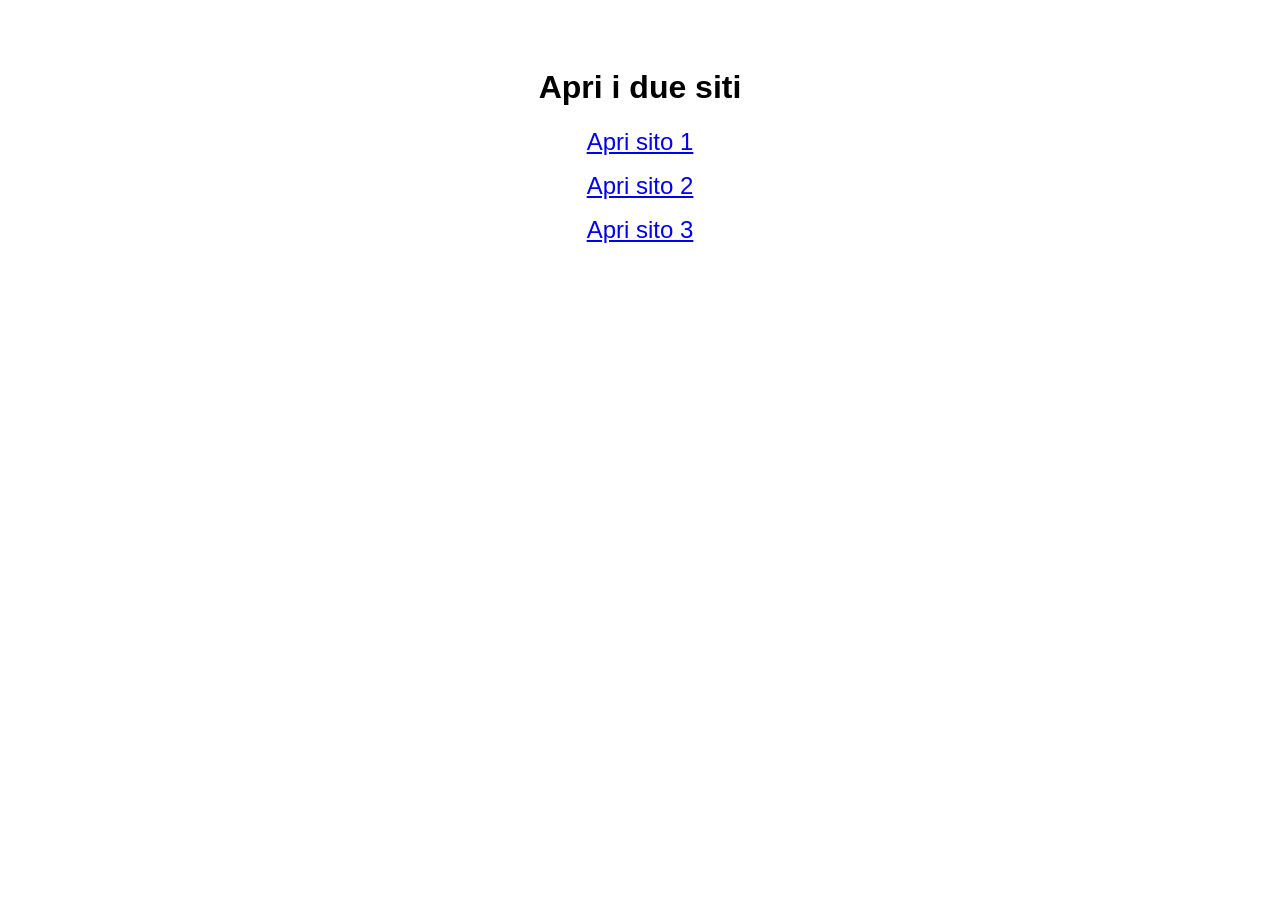
<file: index.html>
<!DOCTYPE html>
<html lang="it">
<head>
<meta charset="utf-8">
<meta name="viewport" content="width=device-width, initial-scale=1">
<title>Scegli il sito</title>
</head>
<body style="font-family:sans-serif;text-align:center;padding:40px">
  <h1>Apri i due siti</h1>
  <p><a href="sito-a/index.html" style="font-size:1.5rem">Apri sito 1</a></p>
  <p><a href="sito-b/index.html" style="font-size:1.5rem">Apri sito 2</a></p>
  <p><a href="sito-c/index.html" style="font-size:1.5rem">Apri sito 3</a></p>
</body>
</html>
</file>
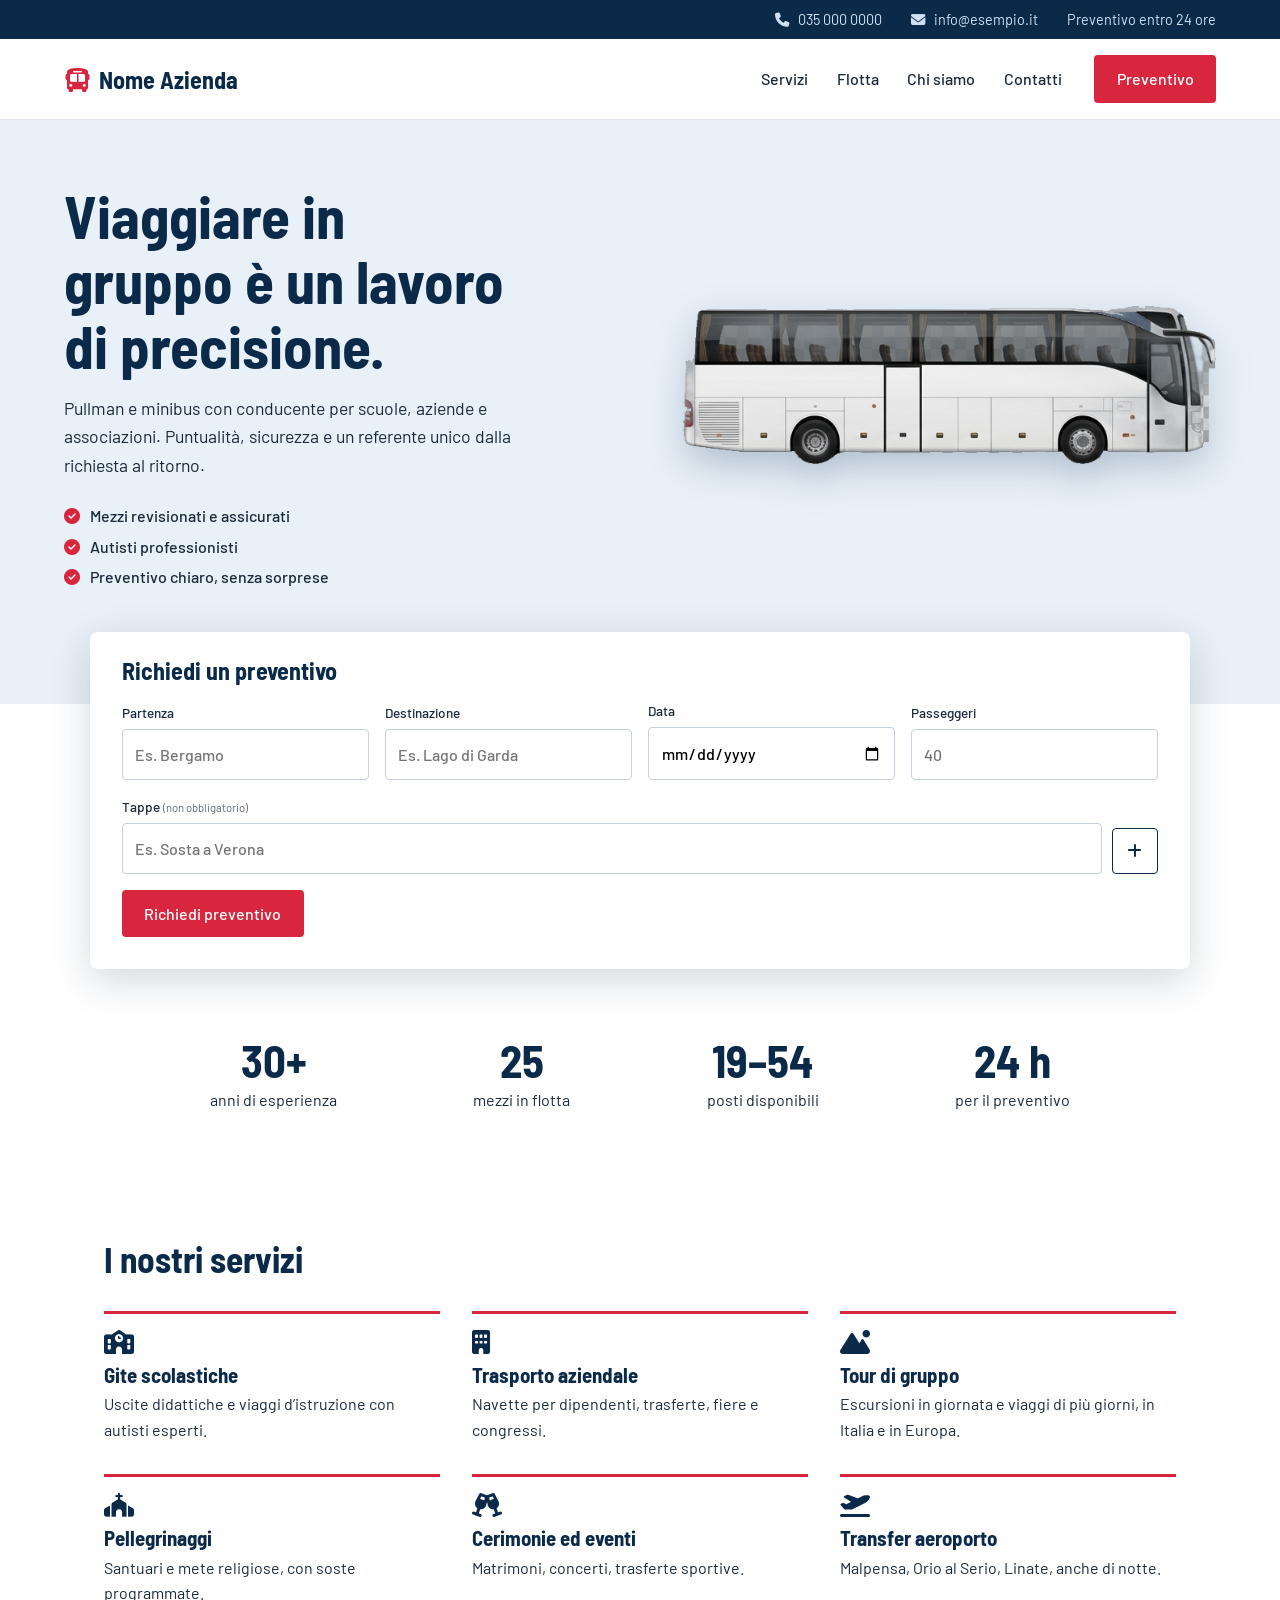
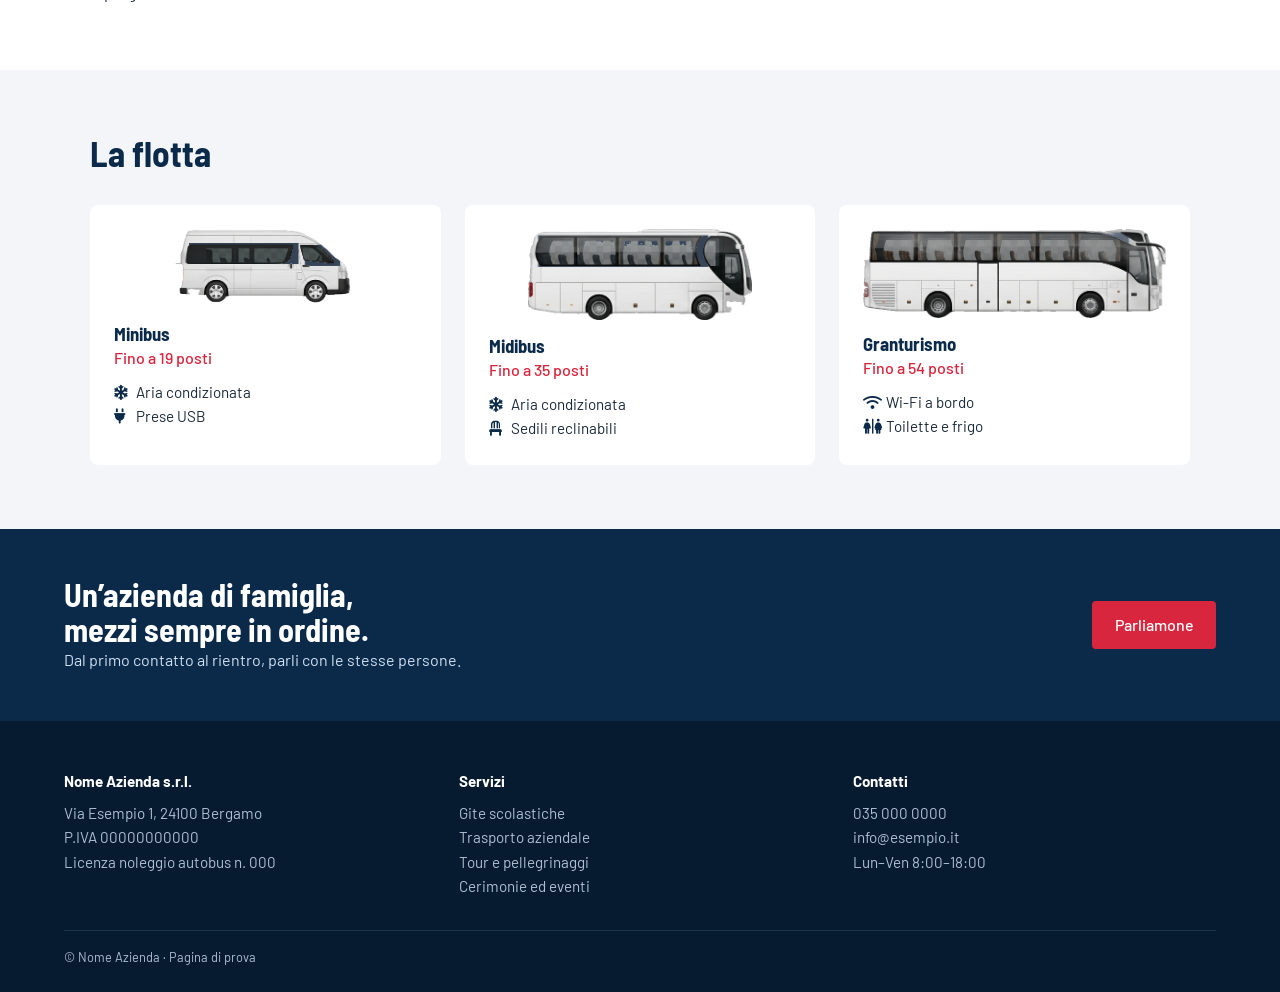
<file: sito-a/index.html>
<!doctype html>
<html lang="it">
  <head>
    <meta charset="utf-8" />
    <meta name="viewport" content="width=device-width, initial-scale=1" />
    <link rel="preconnect" href="https://fonts.googleapis.com" />
    <title>Nome Azienda – Noleggio pullman con conducente</title>
    <link
      href="https://fonts.googleapis.com/css2?family=Barlow+Semi+Condensed:wght@600;700&family=Barlow:wght@400;500&display=swap"
      rel="stylesheet"
    />
    <link
      rel="stylesheet"
      href="https://cdnjs.cloudflare.com/ajax/libs/font-awesome/6.5.1/css/all.min.css"
    />
    <link rel="stylesheet" href="home-a.css" />
  </head>
  <body>
    <div class="utility">
      <a href="tel:+390350000000"><i class="fa-solid fa-phone"></i> 035 000 0000</a
      ><a href="mailto:info@esempio.it"><i class="fa-solid fa-envelope"></i> info@esempio.it</a
      ><span>Preventivo entro 24 ore</span>
    </div>
    <header class="nav">
      <a class="logo" href="#"><i class="fa-solid fa-bus"></i>Nome Azienda</a>
      <nav>
        <a href="#servizi">Servizi</a><a href="#flotta">Flotta</a><a href="#chi-siamo">Chi siamo</a
        ><a href="#contatti">Contatti</a>
      </nav>
      <a class="cta" href="#preventivo">Preventivo</a>
    </header>
    <section class="hero">
      <div class="hero-t">
        <h1>Viaggiare in gruppo è un lavoro di precisione.</h1>
        <p>
          Pullman e minibus con conducente per scuole, aziende e associazioni. Puntualità, sicurezza
          e un referente unico dalla richiesta al ritorno.
        </p>
        <ul>
          <li><i class="fa-solid fa-circle-check"></i>Mezzi revisionati e assicurati</li>
          <li><i class="fa-solid fa-circle-check"></i>Autisti professionisti</li>
          <li><i class="fa-solid fa-circle-check"></i>Preventivo chiaro, senza sorprese</li>
        </ul>
      </div>
      <div class="hero-i"><img src="img/granturismo.png" alt="Pullman granturismo" /></div>
    </section>
    <div class="quote-wrap" id="preventivo">
      <h2>Richiedi un preventivo</h2>
      <form class="quote" action="mailto:info@esempio.it" method="post" enctype="text/plain">
        <label>Partenza<input name="partenza" placeholder="Es. Bergamo" /></label
        ><label>Destinazione<input name="destinazione" placeholder="Es. Lago di Garda" /></label
        ><label>Data<input type="date" name="data" /></label
        ><label>Passeggeri<input type="number" min="1" name="passeggeri" placeholder="40" /></label>
        <div class="tappe" id="tappe">
          <div class="tappa">
            <label
              ><span class="t">Tappe <small>(non obbligatorio)</small></span
              ><input name="tappa1" placeholder="Es. Sosta a Verona"
            /></label>
            <button type="button" class="piu" aria-label="Aggiungi un’altra tappa">
              <i class="fa-solid fa-plus"></i>
            </button>
          </div>
        </div>
        <button type="submit">Richiedi preventivo</button>
      </form>
    </div>
    <section class="numeri">
      <div><b>30+</b>anni di esperienza</div>
      <div><b>25</b>mezzi in flotta</div>
      <div><b>19–54</b>posti disponibili</div>
      <div><b>24 h</b>per il preventivo</div>
    </section>
    <section id="servizi" class="sez">
      <h2>I nostri servizi</h2>
      <ul class="servizi">
        <li>
          <i class="fa-solid fa-school"></i>
          <h3>Gite scolastiche</h3>
          <p>Uscite didattiche e viaggi d’istruzione con autisti esperti.</p>
        </li>
        <li>
          <i class="fa-solid fa-building"></i>
          <h3>Trasporto aziendale</h3>
          <p>Navette per dipendenti, trasferte, fiere e congressi.</p>
        </li>
        <li>
          <i class="fa-solid fa-mountain-sun"></i>
          <h3>Tour di gruppo</h3>
          <p>Escursioni in giornata e viaggi di più giorni, in Italia e in Europa.</p>
        </li>
        <li>
          <i class="fa-solid fa-church"></i>
          <h3>Pellegrinaggi</h3>
          <p>Santuari e mete religiose, con soste programmate.</p>
        </li>
        <li>
          <i class="fa-solid fa-champagne-glasses"></i>
          <h3>Cerimonie ed eventi</h3>
          <p>Matrimoni, concerti, trasferte sportive.</p>
        </li>
        <li>
          <i class="fa-solid fa-plane-departure"></i>
          <h3>Transfer aeroporto</h3>
          <p>Malpensa, Orio al Serio, Linate, anche di notte.</p>
        </li>
      </ul>
    </section>
    <section id="flotta" class="sez grigio">
      <h2>La flotta</h2>
      <div class="flotta">
        <article>
          <img src="img/minibus.png" alt="Minibus" style="width: 61%" />
          <h3>Minibus</h3>
          <p class="posti">Fino a 19 posti</p>
          <ul>
            <li><i class="fa-solid fa-snowflake"></i>Aria condizionata</li>
            <li><i class="fa-solid fa-plug"></i>Prese USB</li>
          </ul>
        </article>
        <article>
          <img src="img/midibus.png" alt="Midibus" style="width: 74%" />
          <h3>Midibus</h3>
          <p class="posti">Fino a 35 posti</p>
          <ul>
            <li><i class="fa-solid fa-snowflake"></i>Aria condizionata</li>
            <li><i class="fa-solid fa-chair"></i>Sedili reclinabili</li>
          </ul>
        </article>
        <article>
          <img src="img/granturismo.png" alt="Granturismo" style="width: 100%" />
          <h3>Granturismo</h3>
          <p class="posti">Fino a 54 posti</p>
          <ul>
            <li><i class="fa-solid fa-wifi"></i>Wi‑Fi a bordo</li>
            <li><i class="fa-solid fa-restroom"></i>Toilette e frigo</li>
          </ul>
        </article>
      </div>
    </section>
    <section id="chi-siamo" class="banda">
      <div>
        <h2>Un’azienda di famiglia, mezzi sempre in ordine.</h2>
        <p>Dal primo contatto al rientro, parli con le stesse persone.</p>
      </div>
      <a class="cta" href="#preventivo">Parliamone</a>
    </section>
    <div id="contatti"></div>
    <footer>
      <div class="fcol">
        <b>Nome Azienda s.r.l.</b>
        <p>
          Via Esempio 1, 24100 Bergamo<br />P.IVA 00000000000<br />Licenza noleggio autobus n. 000
        </p>
      </div>
      <div class="fcol">
        <b>Servizi</b>
        <p>
          Gite scolastiche<br />Trasporto aziendale<br />Tour e pellegrinaggi<br />Cerimonie ed
          eventi
        </p>
      </div>
      <div class="fcol">
        <b>Contatti</b>
        <p>035 000 0000<br />info@esempio.it<br />Lun–Ven 8:00–18:00</p>
      </div>
      <p class="copy">© Nome Azienda · Pagina di prova</p>
    </footer>
    <script src="preventivo.js"></script>
  </body>
</html>
</file>
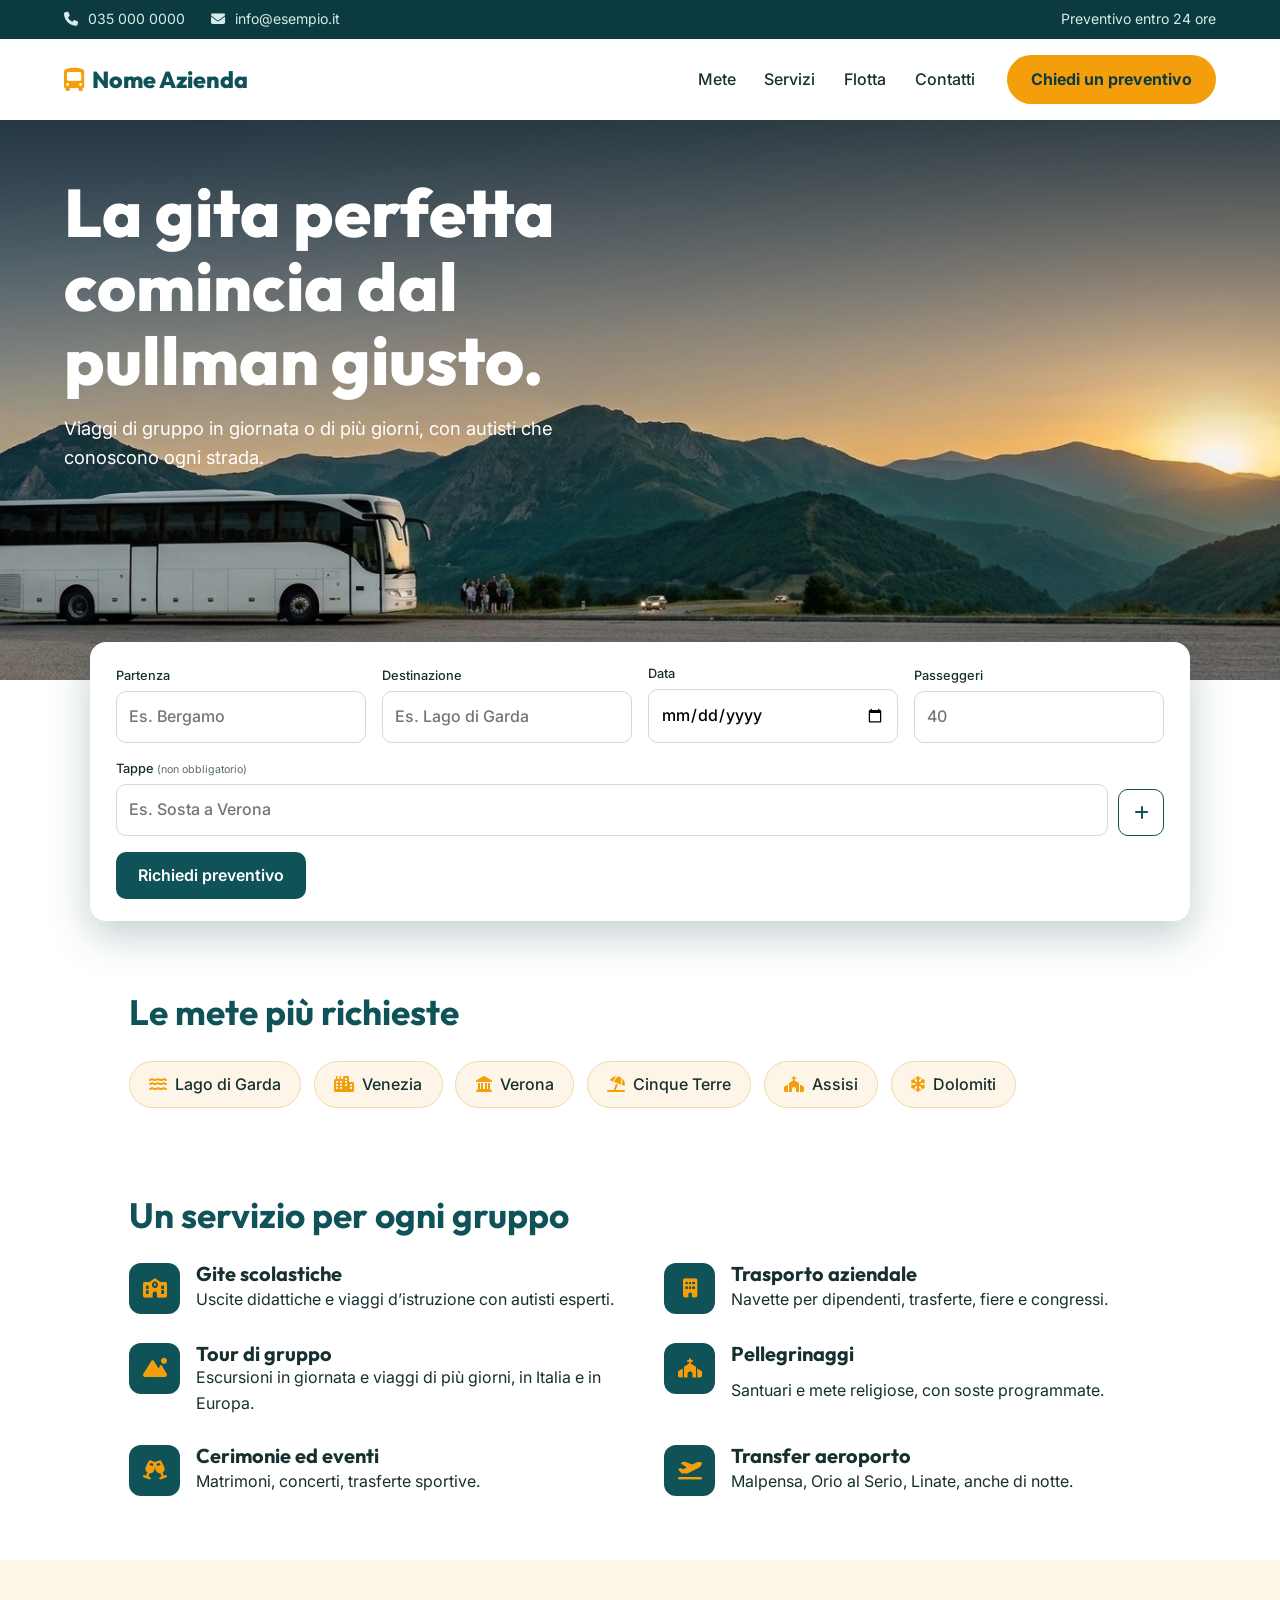
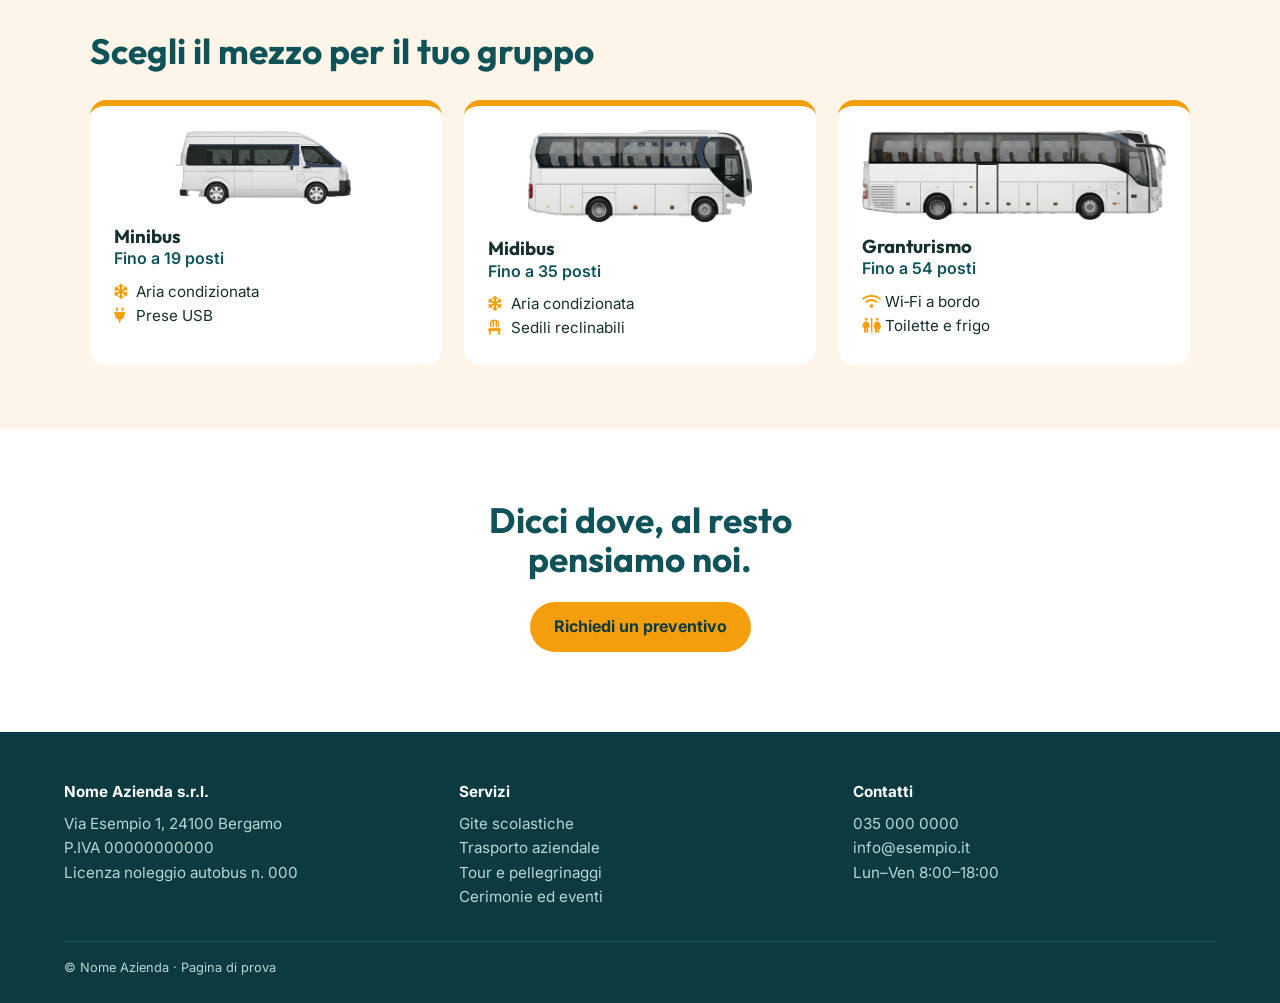
<file: sito-b/index.html>
<!doctype html>
<html lang="it">
  <head>
    <meta charset="utf-8" />
    <meta name="viewport" content="width=device-width, initial-scale=1" />
    <link rel="preconnect" href="https://fonts.googleapis.com" />
    <title>Nome Azienda – Gite e viaggi di gruppo in pullman</title>
    <link
      href="https://fonts.googleapis.com/css2?family=Outfit:wght@500;700;800&family=Inter:wght@400;500&display=swap"
      rel="stylesheet"
    />
    <link
      rel="stylesheet"
      href="https://cdnjs.cloudflare.com/ajax/libs/font-awesome/6.5.1/css/all.min.css"
    />
    <link rel="stylesheet" href="home-b.css" />
  </head>
  <body>
    <div class="utility">
      <a href="tel:+390350000000"><i class="fa-solid fa-phone"></i> 035 000 0000</a
      ><a href="mailto:info@esempio.it"><i class="fa-solid fa-envelope"></i> info@esempio.it</a
      ><span>Preventivo entro 24 ore</span>
    </div>
    <header class="nav">
      <a class="logo" href="#"><i class="fa-solid fa-bus-simple"></i>Nome Azienda</a>
      <nav>
        <a href="#mete">Mete</a><a href="#servizi">Servizi</a><a href="#flotta">Flotta</a
        ><a href="#contatti">Contatti</a>
      </nav>
      <a class="cta" href="#preventivo">Chiedi un preventivo</a>
    </header>
    <section class="hero">
      <div class="hero-c">
        <h1>La gita perfetta comincia dal pullman giusto.</h1>
        <p>Viaggi di gruppo in giornata o di più giorni, con autisti che conoscono ogni strada.</p>
      </div>
    </section>
    <div class="quote-wrap" id="preventivo">
      <form class="quote" action="mailto:info@esempio.it" method="post" enctype="text/plain">
        <label>Partenza<input name="partenza" placeholder="Es. Bergamo" /></label
        ><label>Destinazione<input name="destinazione" placeholder="Es. Lago di Garda" /></label
        ><label>Data<input type="date" name="data" /></label
        ><label>Passeggeri<input type="number" min="1" name="passeggeri" placeholder="40" /></label>
        <div class="tappe" id="tappe">
          <div class="tappa">
            <label
              ><span class="t">Tappe <small>(non obbligatorio)</small></span
              ><input name="tappa1" placeholder="Es. Sosta a Verona"
            /></label>
            <button type="button" class="piu" aria-label="Aggiungi un’altra tappa">
              <i class="fa-solid fa-plus"></i>
            </button>
          </div>
        </div>
        <button type="submit">Richiedi preventivo</button>
      </form>
    </div>
    <section id="mete" class="sez">
      <h2>Le mete più richieste</h2>
      <ul class="chips">
        <li><i class="fa-solid fa-water"></i>Lago di Garda</li>
        <li><i class="fa-solid fa-city"></i>Venezia</li>
        <li><i class="fa-solid fa-landmark"></i>Verona</li>
        <li><i class="fa-solid fa-umbrella-beach"></i>Cinque Terre</li>
        <li><i class="fa-solid fa-church"></i>Assisi</li>
        <li><i class="fa-solid fa-snowflake"></i>Dolomiti</li>
      </ul>
    </section>
    <section id="servizi" class="sez">
      <h2>Un servizio per ogni gruppo</h2>
      <ul class="servizi">
        <li>
          <i class="fa-solid fa-school"></i>
          <h3>Gite scolastiche</h3>
          <p>Uscite didattiche e viaggi d’istruzione con autisti esperti.</p>
        </li>
        <li>
          <i class="fa-solid fa-building"></i>
          <h3>Trasporto aziendale</h3>
          <p>Navette per dipendenti, trasferte, fiere e congressi.</p>
        </li>
        <li>
          <i class="fa-solid fa-mountain-sun"></i>
          <h3>Tour di gruppo</h3>
          <p>Escursioni in giornata e viaggi di più giorni, in Italia e in Europa.</p>
        </li>
        <li>
          <i class="fa-solid fa-church"></i>
          <h3>Pellegrinaggi</h3>
          <p>Santuari e mete religiose, con soste programmate.</p>
        </li>
        <li>
          <i class="fa-solid fa-champagne-glasses"></i>
          <h3>Cerimonie ed eventi</h3>
          <p>Matrimoni, concerti, trasferte sportive.</p>
        </li>
        <li>
          <i class="fa-solid fa-plane-departure"></i>
          <h3>Transfer aeroporto</h3>
          <p>Malpensa, Orio al Serio, Linate, anche di notte.</p>
        </li>
      </ul>
    </section>
    <section id="flotta" class="sez fondo">
      <h2>Scegli il mezzo per il tuo gruppo</h2>
      <div class="flotta">
        <article>
          <img src="img/minibus.png" alt="Minibus" style="width: 61%" />
          <h3>Minibus</h3>
          <p class="posti">Fino a 19 posti</p>
          <ul>
            <li><i class="fa-solid fa-snowflake"></i>Aria condizionata</li>
            <li><i class="fa-solid fa-plug"></i>Prese USB</li>
          </ul>
        </article>
        <article>
          <img src="img/midibus.png" alt="Midibus" style="width: 74%" />
          <h3>Midibus</h3>
          <p class="posti">Fino a 35 posti</p>
          <ul>
            <li><i class="fa-solid fa-snowflake"></i>Aria condizionata</li>
            <li><i class="fa-solid fa-chair"></i>Sedili reclinabili</li>
          </ul>
        </article>
        <article>
          <img src="img/granturismo.png" alt="Granturismo" style="width: 100%" />
          <h3>Granturismo</h3>
          <p class="posti">Fino a 54 posti</p>
          <ul>
            <li><i class="fa-solid fa-wifi"></i>Wi‑Fi a bordo</li>
            <li><i class="fa-solid fa-restroom"></i>Toilette e frigo</li>
          </ul>
        </article>
      </div>
    </section>
    <section class="sez fine">
      <h2>Dicci dove, al resto pensiamo noi.</h2>
      <a class="cta" href="#preventivo">Richiedi un preventivo</a>
    </section>
    <div id="contatti"></div>
    <footer>
      <div class="fcol">
        <b>Nome Azienda s.r.l.</b>
        <p>
          Via Esempio 1, 24100 Bergamo<br />P.IVA 00000000000<br />Licenza noleggio autobus n. 000
        </p>
      </div>
      <div class="fcol">
        <b>Servizi</b>
        <p>
          Gite scolastiche<br />Trasporto aziendale<br />Tour e pellegrinaggi<br />Cerimonie ed
          eventi
        </p>
      </div>
      <div class="fcol">
        <b>Contatti</b>
        <p>035 000 0000<br />info@esempio.it<br />Lun–Ven 8:00–18:00</p>
      </div>
      <p class="copy">© Nome Azienda · Pagina di prova</p>
    </footer>
    <script src="preventivo.js"></script>
  </body>
</html>
</file>
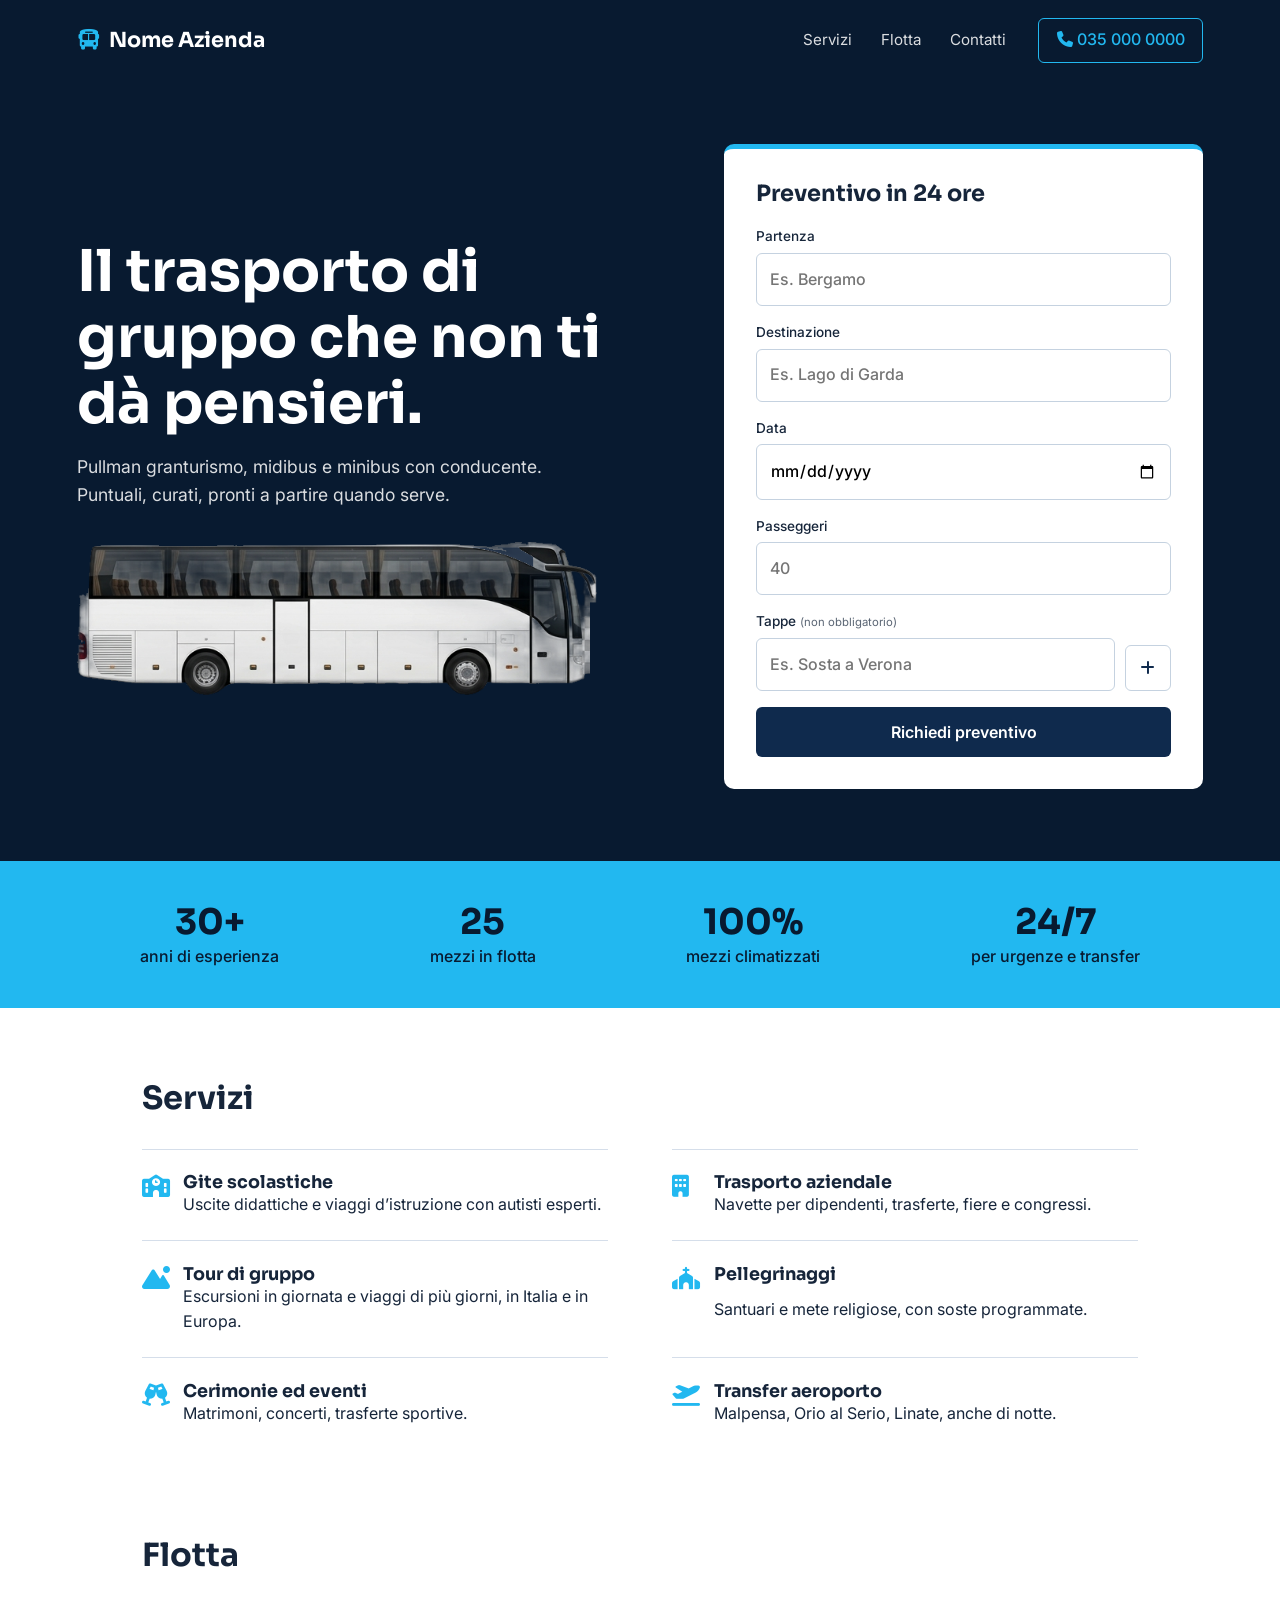
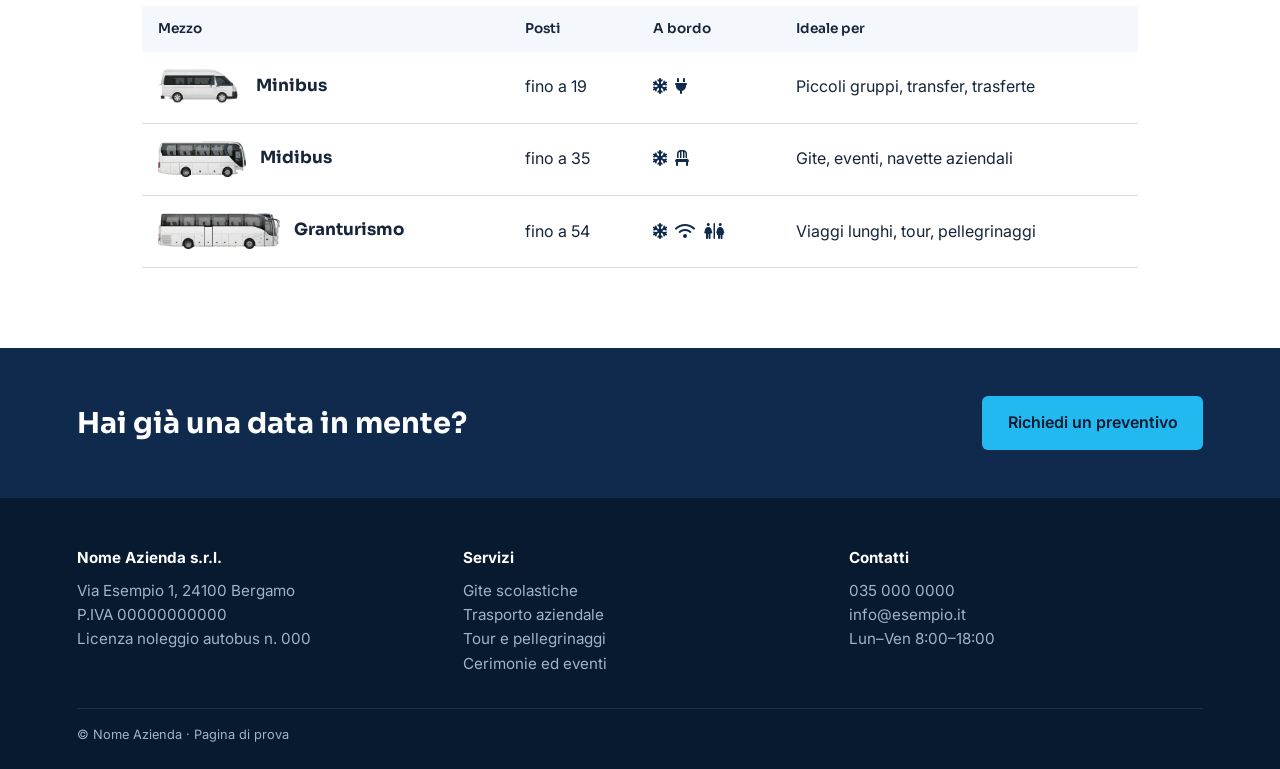
<file: sito-c/index.html>
<!doctype html>
<html lang="it">
  <head>
    <meta charset="utf-8" />
    <meta name="viewport" content="width=device-width, initial-scale=1" />
    <link rel="preconnect" href="https://fonts.googleapis.com" />
    <title>Nome Azienda – Pullman per aziende, eventi e gruppi</title>
    <link
      href="https://fonts.googleapis.com/css2?family=Sora:wght@500;700&family=Inter:wght@400;500&display=swap"
      rel="stylesheet"
    />
    <link
      rel="stylesheet"
      href="https://cdnjs.cloudflare.com/ajax/libs/font-awesome/6.5.1/css/all.min.css"
    />
    <link rel="stylesheet" href="home-c.css" />
  </head>
  <body>
    <header class="nav">
      <a class="logo" href="#"><i class="fa-solid fa-bus"></i>Nome Azienda</a>
      <nav>
        <a href="#servizi">Servizi</a><a href="#flotta">Flotta</a><a href="#contatti">Contatti</a>
      </nav>
      <a class="tel" href="tel:+390350000000"><i class="fa-solid fa-phone"></i> 035 000 0000</a>
    </header>
    <section class="hero">
      <div class="hero-t">
        <h1>Il trasporto di gruppo che non ti dà pensieri.</h1>
        <p>
          Pullman granturismo, midibus e minibus con conducente. Puntuali, curati, pronti a partire
          quando serve.
        </p>
        <img src="img/granturismo.png" alt="Pullman granturismo" />
      </div>
      <div class="pannello" id="preventivo">
        <h2>Preventivo in 24 ore</h2>
        <form class="quote" action="mailto:info@esempio.it" method="post" enctype="text/plain">
          <label>Partenza<input name="partenza" placeholder="Es. Bergamo" /></label
          ><label>Destinazione<input name="destinazione" placeholder="Es. Lago di Garda" /></label
          ><label>Data<input type="date" name="data" /></label
          ><label
            >Passeggeri<input type="number" min="1" name="passeggeri" placeholder="40"
          /></label>
          <div class="tappe" id="tappe">
            <div class="tappa">
              <label
                ><span class="t">Tappe <small>(non obbligatorio)</small></span
                ><input name="tappa1" placeholder="Es. Sosta a Verona"
              /></label>
              <button type="button" class="piu" aria-label="Aggiungi un’altra tappa">
                <i class="fa-solid fa-plus"></i>
              </button>
            </div>
          </div>
          <button type="submit">Richiedi preventivo</button>
        </form>
      </div>
    </section>
    <section class="numeri">
      <div><b>30+</b>anni di esperienza</div>
      <div><b>25</b>mezzi in flotta</div>
      <div><b>100%</b>mezzi climatizzati</div>
      <div><b>24/7</b>per urgenze e transfer</div>
    </section>
    <section id="servizi" class="sez">
      <h2>Servizi</h2>
      <ul class="servizi">
        <li>
          <i class="fa-solid fa-school"></i>
          <h3>Gite scolastiche</h3>
          <p>Uscite didattiche e viaggi d’istruzione con autisti esperti.</p>
        </li>
        <li>
          <i class="fa-solid fa-building"></i>
          <h3>Trasporto aziendale</h3>
          <p>Navette per dipendenti, trasferte, fiere e congressi.</p>
        </li>
        <li>
          <i class="fa-solid fa-mountain-sun"></i>
          <h3>Tour di gruppo</h3>
          <p>Escursioni in giornata e viaggi di più giorni, in Italia e in Europa.</p>
        </li>
        <li>
          <i class="fa-solid fa-church"></i>
          <h3>Pellegrinaggi</h3>
          <p>Santuari e mete religiose, con soste programmate.</p>
        </li>
        <li>
          <i class="fa-solid fa-champagne-glasses"></i>
          <h3>Cerimonie ed eventi</h3>
          <p>Matrimoni, concerti, trasferte sportive.</p>
        </li>
        <li>
          <i class="fa-solid fa-plane-departure"></i>
          <h3>Transfer aeroporto</h3>
          <p>Malpensa, Orio al Serio, Linate, anche di notte.</p>
        </li>
      </ul>
    </section>
    <section id="flotta" class="sez">
      <h2>Flotta</h2>
      <table class="tab">
        <thead>
          <tr>
            <th>Mezzo</th>
            <th>Posti</th>
            <th>A bordo</th>
            <th>Ideale per</th>
          </tr>
        </thead>
        <tbody>
          <tr>
            <td><img class="th" src="img/minibus.png" alt="" />Minibus</td>
            <td>fino a 19</td>
            <td><i class="fa-solid fa-snowflake"></i> <i class="fa-solid fa-plug"></i></td>
            <td>Piccoli gruppi, transfer, trasferte</td>
          </tr>
          <tr>
            <td><img class="th" src="img/midibus.png" alt="" />Midibus</td>
            <td>fino a 35</td>
            <td><i class="fa-solid fa-snowflake"></i> <i class="fa-solid fa-chair"></i></td>
            <td>Gite, eventi, navette aziendali</td>
          </tr>
          <tr>
            <td><img class="th" src="img/granturismo.png" alt="" />Granturismo</td>
            <td>fino a 54</td>
            <td>
              <i class="fa-solid fa-snowflake"></i> <i class="fa-solid fa-wifi"></i>
              <i class="fa-solid fa-restroom"></i>
            </td>
            <td>Viaggi lunghi, tour, pellegrinaggi</td>
          </tr>
        </tbody>
      </table>
    </section>
    <section class="banda">
      <h2>Hai già una data in mente?</h2>
      <a class="btn" href="#preventivo">Richiedi un preventivo</a>
    </section>
    <div id="contatti"></div>
    <footer>
      <div class="fcol">
        <b>Nome Azienda s.r.l.</b>
        <p>
          Via Esempio 1, 24100 Bergamo<br />P.IVA 00000000000<br />Licenza noleggio autobus n. 000
        </p>
      </div>
      <div class="fcol">
        <b>Servizi</b>
        <p>
          Gite scolastiche<br />Trasporto aziendale<br />Tour e pellegrinaggi<br />Cerimonie ed
          eventi
        </p>
      </div>
      <div class="fcol">
        <b>Contatti</b>
        <p>035 000 0000<br />info@esempio.it<br />Lun–Ven 8:00–18:00</p>
      </div>
      <p class="copy">© Nome Azienda · Pagina di prova</p>
    </footer>
    <script src="preventivo.js"></script>
  </body>
</html>
</file>
<file: sito-a/home-a.css>
:root {
  --navy: #0b2a4a;
  --rosso: #d7263d;
  --cielo: #e8f0f8;
  --testo: #1b2a3a;
  --grigio: #f3f5f8;
}
* {
  box-sizing: border-box;
  margin: 0;
}
body {
  font-family: Barlow, system-ui, sans-serif;
  color: var(--testo);
  line-height: 1.6;
}
h1,
h2,
h3 {
  font-family: "Barlow Semi Condensed", sans-serif;
  font-weight: 700;
  line-height: 1.1;
  color: var(--navy);
}
a {
  color: inherit;
}
:focus-visible {
  outline: 3px solid var(--rosso);
  outline-offset: 3px;
}
.utility {
  background: var(--navy);
  color: #cfe0f2;
  font-size: 0.9rem;
  display: flex;
  gap: 1.8rem;
  padding: 0.5rem 5vw;
  justify-content: flex-end;
}
.utility a {
  text-decoration: none;
}
.utility i {
  margin-right: 0.4rem;
}
.nav {
  display: flex;
  align-items: center;
  gap: 2rem;
  padding: 1rem 5vw;
  border-bottom: 1px solid #dde4ec;
}
.logo {
  font: 700 1.5rem "Barlow Semi Condensed";
  color: var(--navy);
  text-decoration: none;
  margin-right: auto;
}
.logo i {
  color: var(--rosso);
  margin-right: 0.5rem;
}
.nav nav a {
  margin-left: 1.8rem;
  text-decoration: none;
  font-weight: 500;
}
.nav nav a:hover {
  color: var(--rosso);
}
.cta {
  background: var(--rosso);
  color: #fff;
  padding: 0.7rem 1.4rem;
  border-radius: 4px;
  font-weight: 500;
  text-decoration: none;
}
.cta:hover {
  background: var(--navy);
}
.hero {
  display: grid;
  grid-template-columns: 1.1fr 1fr;
  align-items: center;
  gap: 2rem;
  padding: 4rem 5vw 7rem;
  background: var(--cielo);
}
.hero h1 {
  font-size: clamp(2.2rem, 4.6vw, 3.7rem);
  margin-bottom: 1rem;
  max-width: 15ch;
}
.hero p {
  max-width: 50ch;
  font-size: 1.1rem;
  margin-bottom: 1.4rem;
}
.hero li {
  list-style: none;
  padding: 0.15rem 0;
  font-weight: 500;
}
.hero li i {
  color: var(--rosso);
  margin-right: 0.6rem;
}
.hero ul {
  padding: 0;
}
.hero-i img {
  width: 100%;
  filter: drop-shadow(0 14px 18px rgba(11, 42, 74, 0.25));
}
.quote-wrap {
  max-width: 1100px;
  margin: -4.5rem auto 0;
  background: #fff;
  padding: 1.6rem 2rem 2rem;
  border-radius: 8px;
  box-shadow: 0 12px 40px rgba(11, 42, 74, 0.18);
  position: relative;
}
.quote-wrap h2 {
  font-size: 1.5rem;
  margin-bottom: 1rem;
}
.quote {
  display: grid;
  grid-template-columns: repeat(4, 1fr) auto;
  gap: 1rem;
  align-items: end;
}
.quote label {
  display: flex;
  flex-direction: column;
  font-size: 0.85rem;
  font-weight: 500;
  gap: 0.3rem;
}
.quote input {
  padding: 0.75rem;
  border: 1px solid #c5d0dc;
  border-radius: 4px;
  font: inherit;
}
.quote button {
  background: var(--rosso);
  color: #fff;
  border: 0;
  border-radius: 4px;
  padding: 0.85rem 1.4rem;
  font: 500 1rem Barlow;
  cursor: pointer;
}
.quote button:hover {
  background: var(--navy);
}
.numeri {
  display: flex;
  justify-content: space-around;
  flex-wrap: wrap;
  gap: 1.5rem;
  max-width: 1100px;
  margin: 0 auto;
  padding: 4rem 5vw;
  text-align: center;
}
.numeri b {
  display: block;
  font: 700 2.8rem "Barlow Semi Condensed";
  color: var(--navy);
}
.sez {
  padding: 4rem 5vw;
  max-width: 1200px;
  margin: 0 auto;
}
.sez h2 {
  font-size: 2.2rem;
  margin-bottom: 2rem;
}
.grigio {
  max-width: none;
  background: var(--grigio);
}
.grigio > * {
  max-width: 1100px;
  margin-left: auto;
  margin-right: auto;
}
.servizi {
  list-style: none;
  padding: 0;
  display: grid;
  grid-template-columns: repeat(3, 1fr);
  gap: 2rem;
}
.servizi li {
  border-top: 3px solid var(--rosso);
  padding-top: 1rem;
}
.servizi i {
  font-size: 1.5rem;
  color: var(--navy);
  margin-bottom: 0.6rem;
}
.servizi h3 {
  font-size: 1.3rem;
  margin-bottom: 0.3rem;
}
.flotta {
  display: grid;
  grid-template-columns: repeat(3, 1fr);
  gap: 1.5rem;
}
.flotta article {
  background: #fff;
  padding: 1.5rem;
  border-radius: 8px;
  display: flex;
  flex-direction: column;
}
.flotta img {
  margin: 0 auto 1rem;
  display: block;
}
.posti {
  color: var(--rosso);
  font-weight: 500;
  margin-bottom: 0.6rem;
}
.flotta ul {
  list-style: none;
  padding: 0;
  font-size: 0.95rem;
}
.flotta li i {
  width: 1.4rem;
  color: var(--navy);
}
.banda {
  display: flex;
  align-items: center;
  justify-content: space-between;
  gap: 2rem;
  background: var(--navy);
  padding: 3rem 5vw;
  color: #cfe0f2;
}
.banda h2 {
  color: #fff;
  font-size: 2rem;
  max-width: 22ch;
}
footer {
  display: grid;
  grid-template-columns: repeat(3, 1fr);
  gap: 2rem;
  padding: 3rem 5vw 1.5rem;
  background: #071b30;
  color: #aebfd1;
  font-size: 0.95rem;
}
footer b {
  color: #fff;
  display: block;
  margin-bottom: 0.5rem;
}
.copy {
  grid-column: 1/-1;
  font-size: 0.8rem;
  border-top: 1px solid #1c3550;
  padding-top: 1rem;
}
@media (max-width: 900px) {
  .hero,
  .servizi,
  .flotta,
  footer {
    grid-template-columns: 1fr;
  }
  .quote {
    grid-template-columns: 1fr 1fr;
  }
  .nav nav {
    display: none;
  }
  .banda {
    flex-direction: column;
    align-items: flex-start;
  }
  .utility span {
    display: none;
  }
}

/* ---- Modulo preventivo: tappe facoltative + correzioni per telefono ---- */
body {
  overflow-x: hidden;
}
.quote > * {
  min-width: 0;
}
.quote input {
  width: 100%;
  min-width: 0;
  min-height: 2.9rem;
  font-size: 1rem;
  -webkit-appearance: none;
  appearance: none;
}
.tappe {
  grid-column: 1/-1;
  display: flex;
  flex-direction: column;
  gap: 0.7rem;
}
.tappa {
  display: flex;
  gap: 0.6rem;
  align-items: flex-end;
}
.tappa label {
  flex: 1;
  min-width: 0;
}
.tappa small {
  font-weight: 400;
  opacity: 0.7;
}
.quote .piu,
.quote .meno {
  flex: none;
  width: 2.9rem;
  height: 2.9rem;
  padding: 0;
  cursor: pointer;
  display: grid;
  place-items: center;
  font-size: 1rem;
}
.quote {
  grid-template-columns: repeat(4, 1fr);
}
.quote button[type="submit"] {
  grid-column: 1/-1;
  justify-self: start;
}
.quote .piu,
.quote .meno {
  background: #fff;
  color: var(--navy);
  border: 1.5px solid var(--navy);
  border-radius: 4px;
}
.quote .piu:hover,
.quote .meno:hover {
  background: var(--navy);
  color: #fff;
}
@media (max-width: 600px) {
  .hero > * {
    min-width: 0;
  }
  .hero {
    padding: 2.5rem 5vw 6rem;
  }
  .nav {
    gap: 1rem;
    padding: 0.8rem 4vw;
  }
  .cta {
    padding: 0.6rem 1rem;
    font-size: 0.9rem;
  }
  .logo {
    font-size: 1.25rem;
  }
  .quote-wrap {
    margin: -4.5rem 4vw 0;
    padding: 1.2rem;
  }
  .quote {
    grid-template-columns: 1fr;
  }
  .quote button[type="submit"] {
    justify-self: stretch;
  }
  .numeri {
    padding: 3rem 5vw;
  }
  .banda h2 {
    font-size: 1.6rem;
  }
}
</file>
<file: sito-b/home-b.css>
:root {
  --teal: #0f5257;
  --teal2: #0b3b40;
  --arancio: #f59e0b;
  --testo: #16302f;
  --sabbia: #fdf6e8;
}
* {
  box-sizing: border-box;
  margin: 0;
}
body {
  font-family: Inter, system-ui, sans-serif;
  color: var(--testo);
  line-height: 1.6;
}
h1,
h2,
h3 {
  font-family: Outfit, sans-serif;
  line-height: 1.1;
}
a {
  color: inherit;
}
:focus-visible {
  outline: 3px solid var(--arancio);
  outline-offset: 3px;
}
.utility {
  background: var(--teal2);
  color: #d5ecea;
  font-size: 0.88rem;
  display: flex;
  gap: 1.6rem;
  padding: 0.5rem 5vw;
}
.utility span {
  margin-left: auto;
}
.utility a {
  text-decoration: none;
}
.utility i {
  margin-right: 0.4rem;
}
.nav {
  display: flex;
  align-items: center;
  gap: 2rem;
  padding: 1rem 5vw;
  background: #fff;
}
.logo {
  font: 800 1.45rem Outfit;
  color: var(--teal);
  text-decoration: none;
  margin-right: auto;
}
.logo i {
  color: var(--arancio);
  margin-right: 0.5rem;
}
.nav nav a {
  margin-left: 1.8rem;
  text-decoration: none;
  font-weight: 500;
}
.nav nav a:hover {
  color: var(--teal);
}
.cta {
  display: inline-block;
  background: var(--arancio);
  color: var(--teal2);
  padding: 0.75rem 1.5rem;
  border-radius: 99px;
  font-weight: 700;
  text-decoration: none;
}
.cta:hover {
  background: var(--teal2);
  color: #fff;
}
.hero {
  position: relative;
  height: 560px;
  background: url(img/panorama.jpg) center bottom/cover;
  color: #fff;
}
.hero::before {
  content: "";
  position: absolute;
  inset: 0;
  background: linear-gradient(180deg, rgba(8, 28, 36, 0.72), rgba(8, 28, 36, 0) 58%);
}
.hero-c {
  position: relative;
  padding: 3.5rem 5vw;
  max-width: 760px;
}
.hero h1 {
  font-size: clamp(2.3rem, 5.5vw, 4.2rem);
  font-weight: 800;
  margin-bottom: 1rem;
}
.hero p {
  font-size: 1.15rem;
  max-width: 44ch;
}
.quote-wrap {
  max-width: 1100px;
  margin: -2.4rem auto 0;
  position: relative;
  background: #fff;
  border-radius: 16px;
  padding: 1.4rem 1.6rem;
  box-shadow: 0 14px 40px rgba(11, 59, 64, 0.25);
}
.quote {
  display: grid;
  grid-template-columns: repeat(4, 1fr) auto;
  gap: 1rem;
  align-items: end;
}
.quote label {
  display: flex;
  flex-direction: column;
  font-size: 0.8rem;
  font-weight: 500;
  gap: 0.3rem;
}
.quote input {
  padding: 0.75rem;
  border: 1.5px solid #cfdcd9;
  border-radius: 10px;
  font: inherit;
}
.quote button {
  background: var(--teal);
  color: #fff;
  border: 0;
  border-radius: 10px;
  padding: 0.85rem 1.4rem;
  font: 600 1rem Inter;
  cursor: pointer;
}
.quote button:hover {
  background: var(--arancio);
  color: var(--teal2);
}
.sez {
  max-width: 1150px;
  margin: 0 auto;
  padding: 4.5rem 5vw 1rem;
}
.sez h2 {
  font-size: 2.2rem;
  margin-bottom: 1.8rem;
  color: var(--teal);
}
.chips {
  list-style: none;
  padding: 0;
  display: flex;
  flex-wrap: wrap;
  gap: 0.8rem;
}
.chips li {
  background: var(--sabbia);
  border: 1.5px solid #f0d9a8;
  padding: 0.6rem 1.2rem;
  border-radius: 99px;
  font-weight: 500;
}
.chips i {
  color: var(--arancio);
  margin-right: 0.5rem;
}
.servizi {
  list-style: none;
  padding: 0;
  display: grid;
  grid-template-columns: 1fr 1fr;
  gap: 1.8rem 3rem;
}
.servizi li {
  display: grid;
  grid-template-columns: 3.2rem 1fr;
  column-gap: 1rem;
}
.servizi i {
  grid-row: span 2;
  width: 3.2rem;
  height: 3.2rem;
  border-radius: 12px;
  background: var(--teal);
  color: var(--arancio);
  display: grid;
  place-items: center;
  font-size: 1.2rem;
}
.servizi h3 {
  font-size: 1.25rem;
}
.fondo {
  max-width: none;
  background: var(--sabbia);
  margin-top: 3rem;
  padding-bottom: 4rem;
}
.fondo > * {
  max-width: 1100px;
  margin-left: auto;
  margin-right: auto;
}
.flotta {
  display: grid;
  grid-template-columns: repeat(3, 1fr);
  gap: 1.4rem;
}
.flotta article {
  background: #fff;
  border-radius: 16px;
  padding: 1.5rem;
  border-top: 6px solid var(--arancio);
}
.flotta img {
  display: block;
  margin: 0 auto 1rem;
}
.posti {
  color: var(--teal);
  font-weight: 600;
  margin-bottom: 0.5rem;
}
.flotta ul {
  list-style: none;
  padding: 0;
  font-size: 0.95rem;
}
.flotta li i {
  width: 1.4rem;
  color: var(--arancio);
}
.fine {
  text-align: center;
  padding-bottom: 5rem;
}
.fine h2 {
  max-width: 20ch;
  margin: 0 auto 1.5rem;
}
footer {
  display: grid;
  grid-template-columns: repeat(3, 1fr);
  gap: 2rem;
  padding: 3rem 5vw 1.5rem;
  background: var(--teal2);
  color: #b9d6d3;
  font-size: 0.95rem;
}
footer b {
  color: #fff;
  display: block;
  margin-bottom: 0.5rem;
}
.copy {
  grid-column: 1/-1;
  font-size: 0.8rem;
  border-top: 1px solid #1d5359;
  padding-top: 1rem;
}
@media (max-width: 900px) {
  .hero {
    background-position: 14% bottom;
  }
  .nav nav,
  .utility span {
    display: none;
  }
  .quote {
    grid-template-columns: 1fr 1fr;
  }
  .servizi,
  .flotta,
  footer {
    grid-template-columns: 1fr;
  }
  .hero {
    height: 500px;
  }
}

/* ---- Modulo preventivo: tappe facoltative + correzioni per telefono ---- */
body {
  overflow-x: hidden;
}
.quote > * {
  min-width: 0;
}
.quote input {
  width: 100%;
  min-width: 0;
  min-height: 2.9rem;
  font-size: 1rem;
  -webkit-appearance: none;
  appearance: none;
}
.tappe {
  grid-column: 1/-1;
  display: flex;
  flex-direction: column;
  gap: 0.7rem;
}
.tappa {
  display: flex;
  gap: 0.6rem;
  align-items: flex-end;
}
.tappa label {
  flex: 1;
  min-width: 0;
}
.tappa small {
  font-weight: 400;
  opacity: 0.7;
}
.quote .piu,
.quote .meno {
  flex: none;
  width: 2.9rem;
  height: 2.9rem;
  padding: 0;
  cursor: pointer;
  display: grid;
  place-items: center;
  font-size: 1rem;
}
.quote {
  grid-template-columns: repeat(4, 1fr);
}
.quote button[type="submit"] {
  grid-column: 1/-1;
  justify-self: start;
}
.quote .piu,
.quote .meno {
  background: #fff;
  color: var(--teal);
  border: 1.5px solid var(--teal);
  border-radius: 10px;
}
.quote .piu:hover,
.quote .meno:hover {
  background: var(--arancio);
  border-color: var(--arancio);
  color: var(--teal2);
}
@media (max-width: 600px) {
  .nav {
    gap: 1rem;
    padding: 0.8rem 4vw;
  }
  .cta {
    padding: 0.6rem 1rem;
    font-size: 0.9rem;
  }
  .logo {
    font-size: 1.2rem;
  }
  .hero-c {
    padding: 2.5rem 5vw;
  }
  .quote-wrap {
    margin: -2.4rem 4vw 0;
    padding: 1.2rem;
  }
  .quote {
    grid-template-columns: 1fr;
  }
  .quote button[type="submit"] {
    justify-self: stretch;
  }
  .sez h2 {
    font-size: 1.8rem;
  }
}
</file>
<file: sito-c/home-c.css>
:root {
  --notte: #081a30;
  --blu: #0f2a4d;
  --cyan: #22b8f0;
  --testo: #16253a;
  --chiaro: #f4f7fb;
}
* {
  box-sizing: border-box;
  margin: 0;
}
body {
  font-family: Inter, system-ui, sans-serif;
  color: var(--testo);
  line-height: 1.6;
}
h1,
h2,
h3 {
  font-family: Sora, sans-serif;
  line-height: 1.15;
}
a {
  color: inherit;
}
:focus-visible {
  outline: 3px solid var(--cyan);
  outline-offset: 3px;
}
.nav {
  display: flex;
  align-items: center;
  gap: 2rem;
  padding: 1.1rem 6vw;
  background: var(--notte);
  color: #fff;
}
.logo {
  font: 700 1.3rem Sora;
  text-decoration: none;
  margin-right: auto;
}
.logo i {
  color: var(--cyan);
  margin-right: 0.6rem;
}
.nav nav a {
  margin-left: 1.8rem;
  text-decoration: none;
  font-size: 0.95rem;
  opacity: 0.85;
}
.nav nav a:hover {
  opacity: 1;
  color: var(--cyan);
}
.tel {
  border: 1px solid var(--cyan);
  color: var(--cyan);
  padding: 0.55rem 1.1rem;
  border-radius: 6px;
  text-decoration: none;
  font-weight: 500;
}
.tel:hover {
  background: var(--cyan);
  color: var(--notte);
}
.hero {
  display: grid;
  grid-template-columns: 1.25fr 1fr;
  gap: 3rem;
  align-items: center;
  padding: 4rem 6vw 4.5rem;
  background: var(--notte);
  color: #fff;
}
.hero h1 {
  font-size: clamp(2.2rem, 4.6vw, 3.6rem);
  margin-bottom: 1rem;
  max-width: 16ch;
}
.hero p {
  max-width: 46ch;
  opacity: 0.85;
  font-size: 1.1rem;
}
.hero-t img {
  width: 100%;
  max-width: 520px;
  margin-top: 2rem;
  display: block;
}
.pannello {
  background: #fff;
  color: var(--testo);
  padding: 2rem;
  border-radius: 10px;
  border-top: 5px solid var(--cyan);
}
.pannello h2 {
  font-size: 1.4rem;
  margin-bottom: 1.2rem;
}
.quote {
  display: flex;
  flex-direction: column;
  gap: 1rem;
}
.quote label {
  display: flex;
  flex-direction: column;
  font-size: 0.85rem;
  font-weight: 500;
  gap: 0.3rem;
}
.quote input {
  padding: 0.8rem;
  border: 1px solid #c5d2e0;
  border-radius: 6px;
  font: inherit;
}
.quote button {
  background: var(--blu);
  color: #fff;
  border: 0;
  border-radius: 6px;
  padding: 0.95rem;
  font: 600 1rem Inter;
  cursor: pointer;
}
.quote button:hover {
  background: var(--cyan);
  color: var(--notte);
}
.numeri {
  display: flex;
  flex-wrap: wrap;
  justify-content: space-around;
  gap: 1.5rem;
  background: var(--cyan);
  color: var(--notte);
  padding: 2.4rem 6vw;
  position: relative;
  z-index: 0;
  text-align: center;
  font-weight: 500;
}
.numeri b {
  display: block;
  font: 700 2.2rem Sora;
}
.sez {
  max-width: 1150px;
  margin: 0 auto;
  padding: 4.5rem 6vw 1rem;
}
.sez h2 {
  font-size: 2rem;
  margin-bottom: 2rem;
}
.servizi {
  list-style: none;
  padding: 0;
  display: grid;
  grid-template-columns: 1fr 1fr;
  gap: 0 4rem;
}
.servizi li {
  display: grid;
  grid-template-columns: 2.6rem 1fr;
  padding: 1.4rem 0;
  border-top: 1px solid #d5deea;
}
.servizi i {
  grid-row: span 2;
  font-size: 1.4rem;
  color: var(--cyan);
  padding-top: 0.2rem;
}
.servizi h3 {
  font-size: 1.1rem;
}
.tab {
  width: 100%;
  border-collapse: collapse;
}
.tab th {
  text-align: left;
  padding: 0.9rem 1rem;
  background: var(--chiaro);
  font: 600 0.85rem Sora;
}
.tab td {
  padding: 1.1rem 1rem;
  border-bottom: 1px solid #d5deea;
}
.tab td:first-child {
  font: 700 1.05rem Sora;
}
.tab i {
  color: var(--blu);
  margin-right: 0.3rem;
}
.banda {
  margin-top: 4rem;
  background: var(--blu);
  color: #fff;
  display: flex;
  justify-content: space-between;
  align-items: center;
  gap: 2rem;
  padding: 3rem 6vw;
}
.banda h2 {
  font-size: 1.8rem;
}
.btn {
  background: var(--cyan);
  color: var(--notte);
  padding: 0.9rem 1.6rem;
  border-radius: 6px;
  font-weight: 600;
  text-decoration: none;
}
.btn:hover {
  background: #fff;
}
footer {
  display: grid;
  grid-template-columns: repeat(3, 1fr);
  gap: 2rem;
  padding: 3rem 6vw 1.5rem;
  background: var(--notte);
  color: #9fb3cb;
  font-size: 0.95rem;
}
footer b {
  color: #fff;
  display: block;
  margin-bottom: 0.5rem;
}
.copy {
  grid-column: 1/-1;
  font-size: 0.8rem;
  border-top: 1px solid #1a3250;
  padding-top: 1rem;
}
@media (max-width: 900px) {
  .hero,
  .servizi,
  footer {
    grid-template-columns: 1fr;
  }
  .nav nav {
    display: none;
  }
  .banda {
    flex-direction: column;
    align-items: flex-start;
  }
  .tab th:nth-child(4),
  .tab td:nth-child(4) {
    display: none;
  }
}
.th {
  height: 36px;
  width: auto;
  margin-right: 0.9rem;
  vertical-align: middle;
}

/* ---- Modulo preventivo: tappe facoltative + correzioni per telefono ---- */
body {
  overflow-x: hidden;
}
.quote > * {
  min-width: 0;
}
.quote input {
  width: 100%;
  min-width: 0;
  min-height: 2.9rem;
  font-size: 1rem;
  -webkit-appearance: none;
  appearance: none;
}
.tappe {
  grid-column: 1/-1;
  display: flex;
  flex-direction: column;
  gap: 0.7rem;
}
.tappa {
  display: flex;
  gap: 0.6rem;
  align-items: flex-end;
}
.tappa label {
  flex: 1;
  min-width: 0;
}
.tappa small {
  font-weight: 400;
  opacity: 0.7;
}
.quote .piu,
.quote .meno {
  flex: none;
  width: 2.9rem;
  height: 2.9rem;
  padding: 0;
  cursor: pointer;
  display: grid;
  place-items: center;
  font-size: 1rem;
}
.quote .piu,
.quote .meno {
  background: #fff;
  color: var(--blu);
  border: 1px solid #c5d2e0;
  border-radius: 6px;
}
.quote .piu:hover,
.quote .meno:hover {
  background: var(--cyan);
  border-color: var(--cyan);
  color: var(--notte);
}
@media (max-width: 600px) {
  .nav {
    padding: 0.9rem 5vw;
  }
  .tel {
    padding: 0.5rem 0.9rem;
    font-size: 0.9rem;
  }
  .hero {
    padding: 2.5rem 5vw 3rem;
  }
  .hero > * {
    min-width: 0;
  }
  .pannello {
    padding: 1.3rem;
  }
}
</file>
